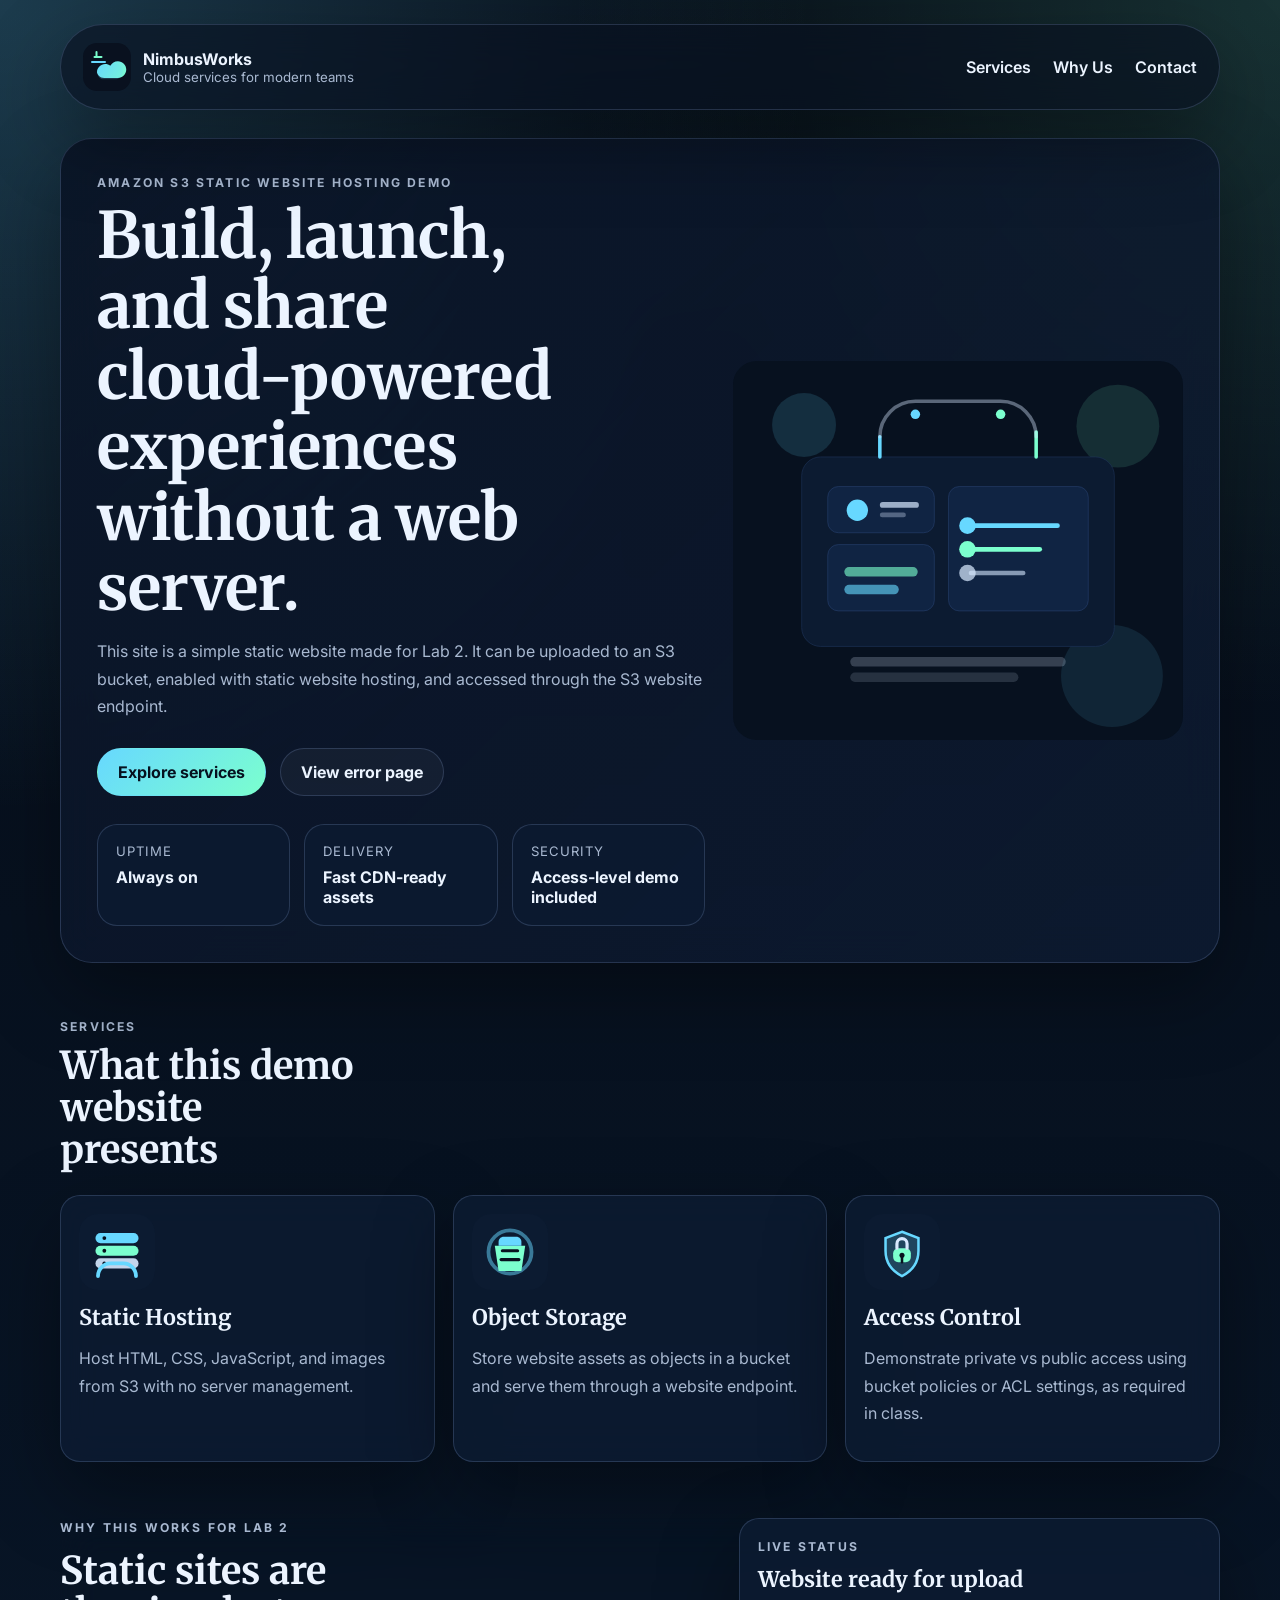
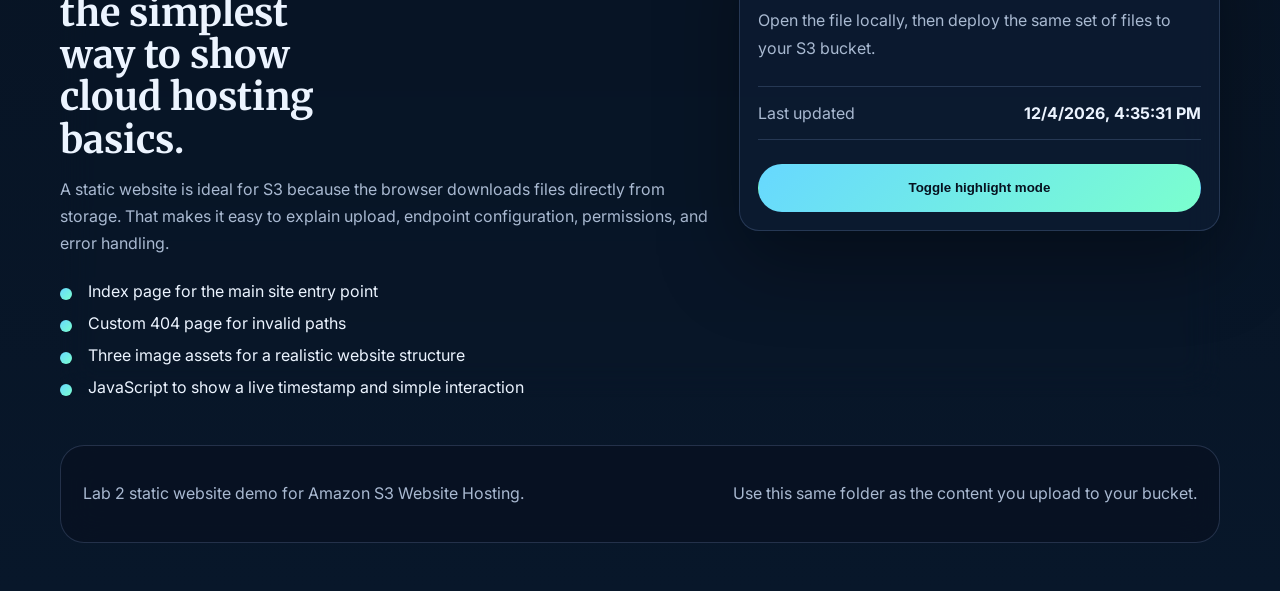
<file: lab-2/index.html>
<!DOCTYPE html>
<html lang="en">
<head>
  <meta charset="UTF-8" />
  <meta name="viewport" content="width=device-width, initial-scale=1.0" />
  <meta name="description" content="NimbusWorks cloud services landing page hosted on Amazon S3 Static Website Hosting." />
  <title>NimbusWorks | Cloud Services</title>
  <link rel="preconnect" href="https://fonts.googleapis.com">
  <link rel="preconnect" href="https://fonts.gstatic.com" crossorigin>
  <link href="https://fonts.googleapis.com/css2?family=Inter:wght@400;500;600;700;800&family=Merriweather:wght@700;900&display=swap" rel="stylesheet">
  <link rel="stylesheet" href="styles.css" />
</head>
<body>
  <div class="page-shell">
    <header class="topbar">
      <a class="brand" href="index.html" aria-label="NimbusWorks home">
        <img src="logo-mark.svg" alt="NimbusWorks logo" class="brand-mark" />
        <span>
          <strong>NimbusWorks</strong>
          <small>Cloud services for modern teams</small>
        </span>
      </a>
      <nav class="nav" aria-label="Primary">
        <a href="#services">Services</a>
        <a href="#why">Why Us</a>
        <a href="#contact">Contact</a>
      </nav>
    </header>

    <main>
      <section class="hero">
        <div class="hero-copy">
          <p class="eyebrow">Amazon S3 Static Website Hosting demo</p>
          <h1>Build, launch, and share cloud-powered experiences without a web server.</h1>
          <p class="lead">
            This site is a simple static website made for Lab 2. It can be uploaded to an S3 bucket,
            enabled with static website hosting, and accessed through the S3 website endpoint.
          </p>
          <div class="hero-actions">
            <a class="button primary" href="#services">Explore services</a>
            <a class="button secondary" href="404.html">View error page</a>
          </div>
          <dl class="stats" aria-label="Website highlights">
            <div>
              <dt>Uptime</dt>
              <dd>Always on</dd>
            </div>
            <div>
              <dt>Delivery</dt>
              <dd>Fast CDN-ready assets</dd>
            </div>
            <div>
              <dt>Security</dt>
              <dd>Access-level demo included</dd>
            </div>
          </dl>
        </div>
        <div class="hero-visual">
          <img src="hero-cloud.svg" alt="Illustration of cloud infrastructure" />
        </div>
      </section>

      <section class="services" id="services">
        <div class="section-heading">
          <p class="eyebrow">Services</p>
          <h2>What this demo website presents</h2>
        </div>
        <div class="card-grid">
          <article class="card reveal">
            <img src="icon-hosting.svg" alt="Hosting icon" />
            <h3>Static Hosting</h3>
            <p>Host HTML, CSS, JavaScript, and images from S3 with no server management.</p>
          </article>
          <article class="card reveal">
            <img src="icon-storage.svg" alt="Storage icon" />
            <h3>Object Storage</h3>
            <p>Store website assets as objects in a bucket and serve them through a website endpoint.</p>
          </article>
          <article class="card reveal">
            <img src="icon-access.svg" alt="Access control icon" />
            <h3>Access Control</h3>
            <p>Demonstrate private vs public access using bucket policies or ACL settings, as required in class.</p>
          </article>
        </div>
      </section>

      <section class="split" id="why">
        <div>
          <p class="eyebrow">Why this works for Lab 2</p>
          <h2>Static sites are the simplest way to show cloud hosting basics.</h2>
          <p>
            A static website is ideal for S3 because the browser downloads files directly from storage.
            That makes it easy to explain upload, endpoint configuration, permissions, and error handling.
          </p>
          <ul class="checklist">
            <li>Index page for the main site entry point</li>
            <li>Custom 404 page for invalid paths</li>
            <li>Three image assets for a realistic website structure</li>
            <li>JavaScript to show a live timestamp and simple interaction</li>
          </ul>
        </div>
        <aside class="status-panel" id="contact">
          <p class="eyebrow">Live status</p>
          <h3>Website ready for upload</h3>
          <p>Open the file locally, then deploy the same set of files to your S3 bucket.</p>
          <div class="status-row">
            <span>Last updated</span>
            <strong id="last-updated">Loading...</strong>
          </div>
          <button class="button primary full-width" id="toggle-theme" type="button">Toggle highlight mode</button>
        </aside>
      </section>
    </main>

    <footer class="footer">
      <p>Lab 2 static website demo for Amazon S3 Website Hosting.</p>
      <p>Use this same folder as the content you upload to your bucket.</p>
    </footer>
  </div>

  <script src="script.js"></script>
</body>
</html>
</file>
<file: lab-2/styles.css>
:root {
  --bg: #07111f;
  --bg-soft: #0c1b31;
  --panel: rgba(12, 27, 49, 0.86);
  --panel-border: rgba(164, 194, 255, 0.18);
  --text: #ecf4ff;
  --muted: #a9b9d1;
  --accent: #67d8ff;
  --accent-2: #7bffce;
  --shadow: 0 30px 80px rgba(0, 0, 0, 0.35);
  --radius: 24px;
}

* {
  box-sizing: border-box;
}

html {
  scroll-behavior: smooth;
}

body {
  margin: 0;
  font-family: Inter, sans-serif;
  color: var(--text);
  background:
    radial-gradient(circle at top left, rgba(103, 216, 255, 0.24), transparent 32%),
    radial-gradient(circle at top right, rgba(123, 255, 206, 0.16), transparent 28%),
    linear-gradient(180deg, #050b16 0%, var(--bg) 42%, #08172a 100%);
  min-height: 100vh;
}

body.highlight-mode {
  --bg: #1a1330;
  --bg-soft: #281a43;
  --panel: rgba(31, 19, 54, 0.9);
  --accent: #ffcf70;
  --accent-2: #ff7d9c;
}

img {
  max-width: 100%;
  display: block;
}

a {
  color: inherit;
  text-decoration: none;
}

.page-shell {
  width: min(1160px, calc(100% - 32px));
  margin: 0 auto;
  padding: 24px 0 48px;
}

.topbar,
.hero,
.split,
.footer,
.card,
.status-panel {
  backdrop-filter: blur(18px);
}

.topbar {
  display: flex;
  align-items: center;
  justify-content: space-between;
  gap: 24px;
  padding: 18px 22px;
  border: 1px solid var(--panel-border);
  border-radius: 999px;
  background: rgba(8, 16, 32, 0.64);
  box-shadow: var(--shadow);
  position: sticky;
  top: 18px;
  z-index: 10;
}

.brand {
  display: flex;
  align-items: center;
  gap: 12px;
}

.brand-mark {
  width: 48px;
  height: 48px;
}

.brand strong,
.brand small {
  display: block;
}

.brand strong {
  font-size: 1rem;
}

.brand small,
.eyebrow,
.footer p:first-child,
.stats dt,
.status-row span {
  color: var(--muted);
}

.nav {
  display: flex;
  gap: 22px;
  font-weight: 600;
}

.nav a,
.button {
  transition: transform 0.2s ease, background 0.2s ease, border-color 0.2s ease;
}

.nav a:hover,
.button:hover {
  transform: translateY(-1px);
}

.hero,
.split {
  display: grid;
  grid-template-columns: 1.15fr 0.85fr;
  gap: 28px;
  align-items: center;
}

.hero {
  margin-top: 28px;
  padding: 36px;
  border: 1px solid var(--panel-border);
  border-radius: 32px;
  background: linear-gradient(135deg, rgba(10, 20, 38, 0.92), rgba(15, 29, 53, 0.72));
  box-shadow: var(--shadow);
}

.eyebrow {
  margin: 0 0 10px;
  text-transform: uppercase;
  letter-spacing: 0.18em;
  font-size: 0.76rem;
  font-weight: 700;
}

h1,
h2,
h3 {
  margin: 0;
  font-family: Merriweather, serif;
  line-height: 1.1;
}

h1 {
  font-size: clamp(2.7rem, 5vw, 5rem);
  max-width: 11ch;
}

h2 {
  font-size: clamp(2rem, 3vw, 3rem);
  max-width: 12ch;
}

h3 {
  font-size: 1.35rem;
}

.lead,
.split p,
.card p,
.footer p,
.status-panel p {
  color: var(--muted);
  line-height: 1.7;
}

.hero-actions {
  display: flex;
  gap: 14px;
  margin: 28px 0;
  flex-wrap: wrap;
}

.button {
  display: inline-flex;
  align-items: center;
  justify-content: center;
  min-height: 48px;
  padding: 0 20px;
  border-radius: 999px;
  border: 1px solid transparent;
  font-weight: 700;
  cursor: pointer;
}

.button.primary {
  color: #06111f;
  background: linear-gradient(135deg, var(--accent), var(--accent-2));
}

.button.secondary {
  border-color: var(--panel-border);
  background: rgba(255, 255, 255, 0.04);
}

.button.full-width {
  width: 100%;
}

.stats {
  margin: 0;
  display: grid;
  grid-template-columns: repeat(3, minmax(0, 1fr));
  gap: 14px;
}

.stats div,
.card,
.status-panel {
  padding: 18px;
  border: 1px solid var(--panel-border);
  border-radius: 20px;
  background: var(--panel);
}

.stats dt {
  font-size: 0.82rem;
  margin-bottom: 8px;
  text-transform: uppercase;
  letter-spacing: 0.08em;
}

.stats dd {
  margin: 0;
  font-weight: 700;
}

.hero-visual {
  display: grid;
  place-items: center;
}

.section-heading {
  margin: 56px 0 24px;
}

.card-grid {
  display: grid;
  grid-template-columns: repeat(3, minmax(0, 1fr));
  gap: 18px;
}

.card {
  min-height: 100%;
  box-shadow: var(--shadow);
}

.card img {
  width: 76px;
  height: 76px;
  margin-bottom: 16px;
}

.split {
  margin-top: 56px;
  align-items: start;
}

.checklist {
  list-style: none;
  margin: 24px 0 0;
  padding: 0;
  display: grid;
  gap: 12px;
}

.checklist li {
  padding-left: 28px;
  position: relative;
}

.checklist li::before {
  content: "";
  width: 12px;
  height: 12px;
  border-radius: 999px;
  position: absolute;
  left: 0;
  top: 0.4em;
  background: linear-gradient(135deg, var(--accent), var(--accent-2));
}

.status-panel {
  box-shadow: var(--shadow);
}

.status-row {
  display: flex;
  align-items: center;
  justify-content: space-between;
  gap: 12px;
  margin: 24px 0;
  padding: 16px 0;
  border-top: 1px solid var(--panel-border);
  border-bottom: 1px solid var(--panel-border);
}

.footer {
  margin-top: 48px;
  padding: 18px 22px;
  border: 1px solid var(--panel-border);
  border-radius: 24px;
  background: rgba(8, 16, 32, 0.64);
  display: flex;
  justify-content: space-between;
  gap: 24px;
  flex-wrap: wrap;
}

.reveal {
  animation: rise 0.7s ease both;
}

.reveal:nth-child(2) {
  animation-delay: 0.12s;
}

.reveal:nth-child(3) {
  animation-delay: 0.24s;
}

@keyframes rise {
  from {
    opacity: 0;
    transform: translateY(18px);
  }
  to {
    opacity: 1;
    transform: translateY(0);
  }
}

@media (max-width: 960px) {
  .hero,
  .split,
  .card-grid,
  .stats {
    grid-template-columns: 1fr;
  }

  .topbar {
    border-radius: 28px;
    flex-wrap: wrap;
  }
}

@media (max-width: 640px) {
  .page-shell {
    width: min(100% - 20px, 1160px);
  }

  .hero,
  .split {
    padding: 24px;
  }

  .nav {
    width: 100%;
    justify-content: space-between;
    gap: 12px;
  }

  .footer {
    padding: 18px;
  }
}
</file>
